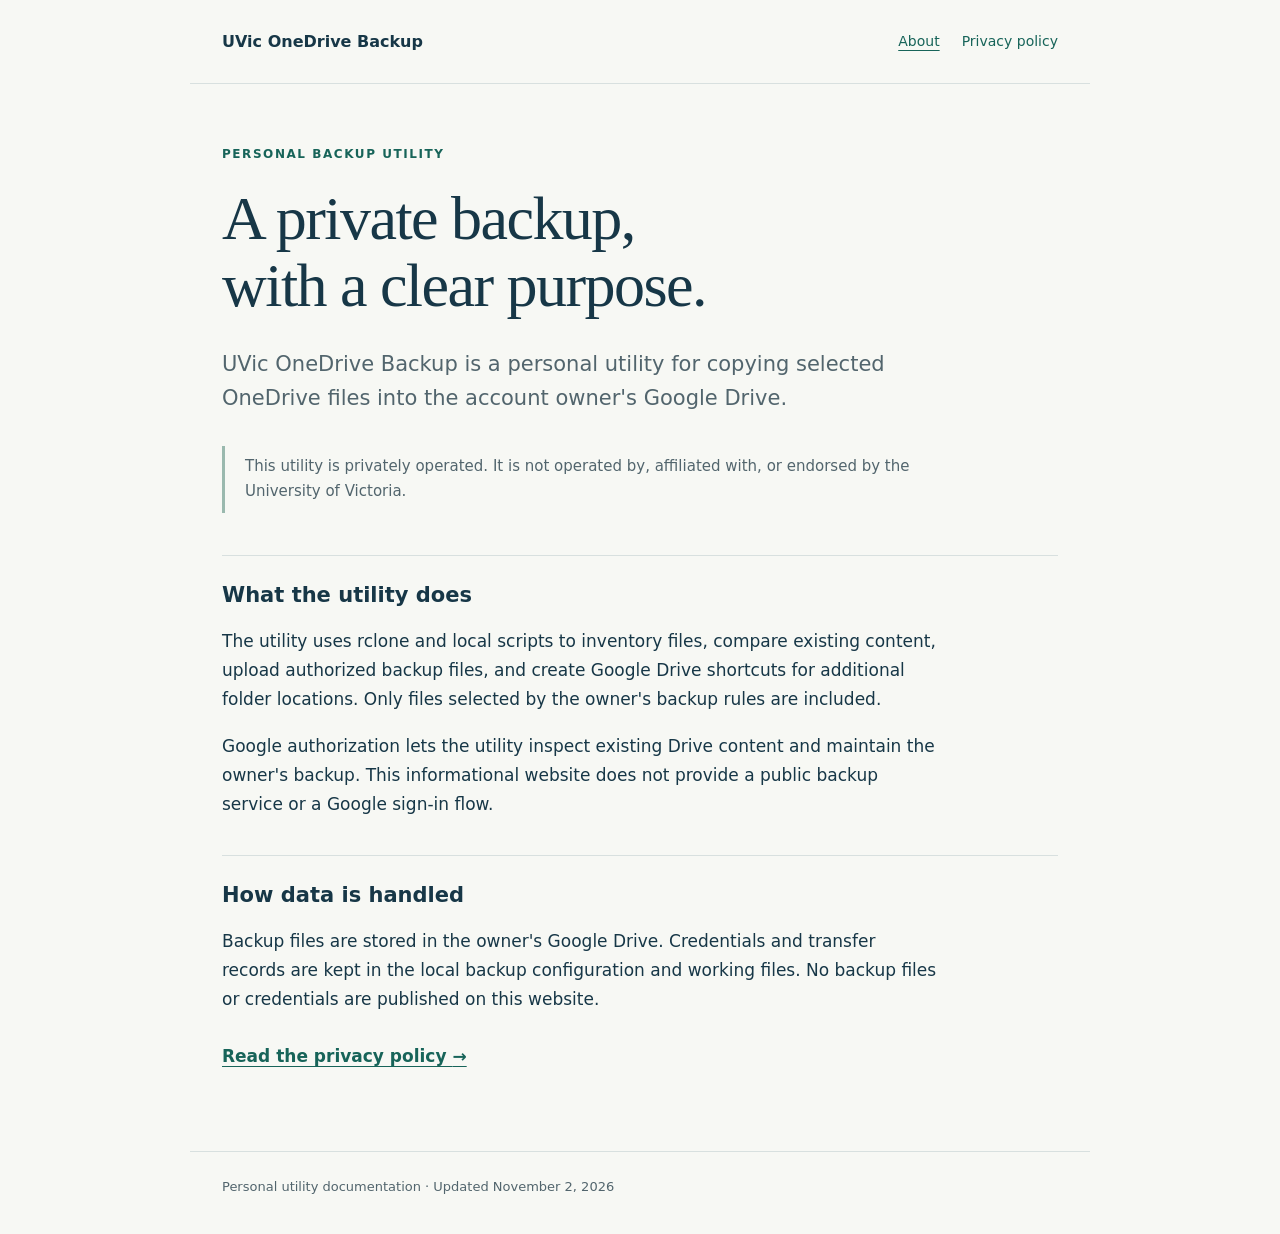
<file: index.html>
<!doctype html>
<html lang="en"><head><meta charset="utf-8"><meta name="viewport" content="width=device-width, initial-scale=1"><meta name="description" content="Purpose and privacy information for a personal OneDrive to Google Drive backup utility."><title>UVic OneDrive Backup - Personal utility</title><link rel="stylesheet" href="style.css"></head>
<body><header><a class="brand" href="./">UVic OneDrive Backup</a><nav aria-label="Main navigation"><a aria-current="page" href="./">About</a><a href="privacy.html">Privacy policy</a></nav></header><main><p class="eyebrow">Personal backup utility</p><h1>A private backup,<br>with a clear purpose.</h1><p class="lead">UVic OneDrive Backup is a personal utility for copying selected OneDrive files into the account owner's Google Drive.</p><aside>This utility is privately operated. It is not operated by, affiliated with, or endorsed by the University of Victoria.</aside><section><h2>What the utility does</h2><p>The utility uses rclone and local scripts to inventory files, compare existing content, upload authorized backup files, and create Google Drive shortcuts for additional folder locations. Only files selected by the owner's backup rules are included.</p><p>Google authorization lets the utility inspect existing Drive content and maintain the owner's backup. This informational website does not provide a public backup service or a Google sign-in flow.</p></section><section><h2>How data is handled</h2><p>Backup files are stored in the owner's Google Drive. Credentials and transfer records are kept in the local backup configuration and working files. No backup files or credentials are published on this website.</p><a class="policy-link" href="privacy.html">Read the privacy policy <span aria-hidden="true">&rarr;</span></a></section></main><footer>Personal utility documentation &middot; Updated November 2, 2026</footer></body></html>
</file>
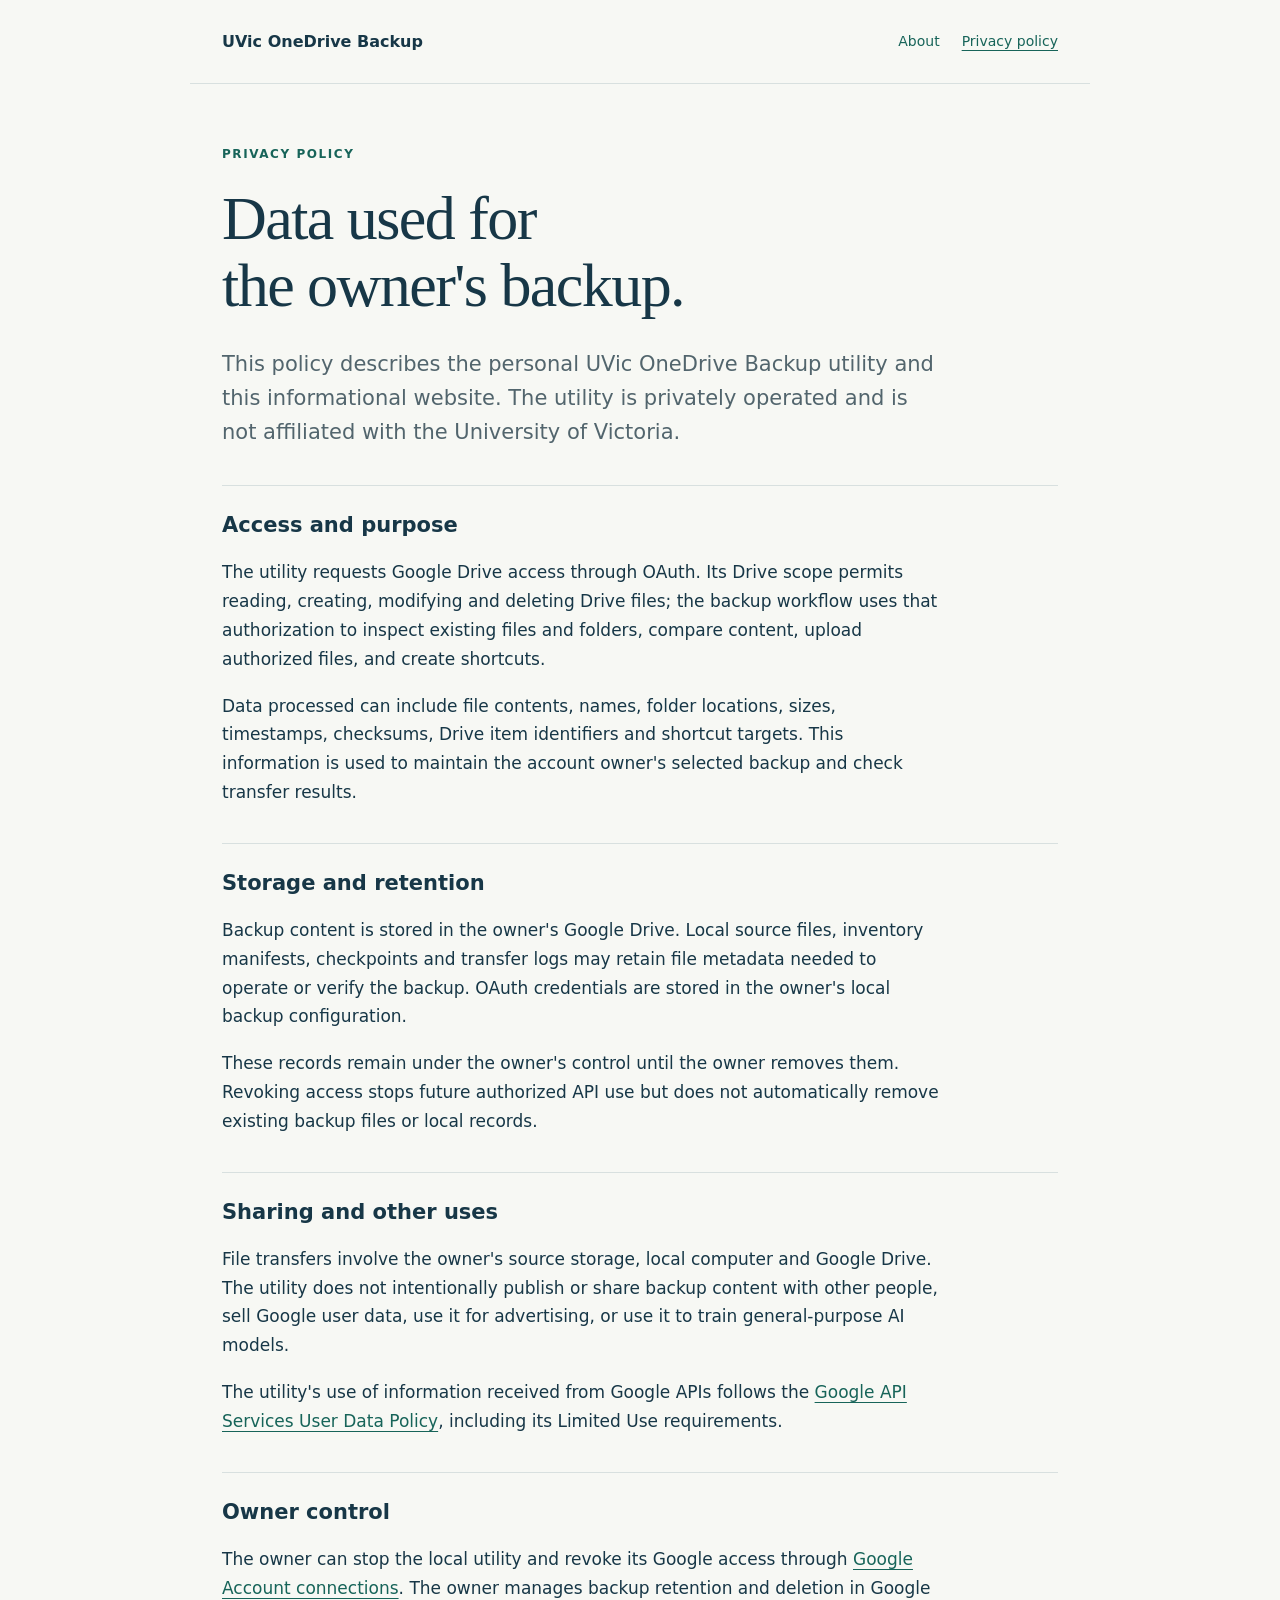
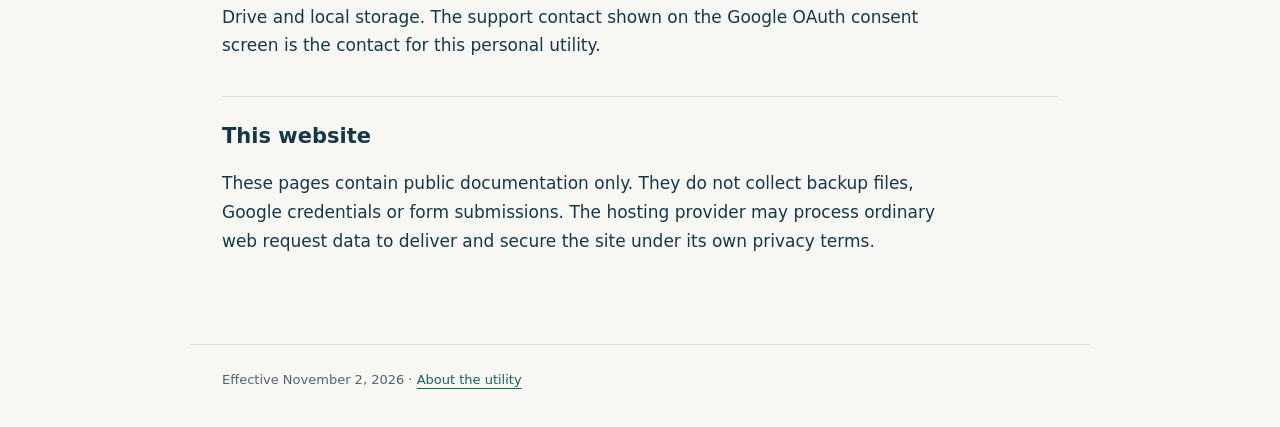
<file: privacy.html>
<!doctype html>
<html lang="en"><head><meta charset="utf-8"><meta name="viewport" content="width=device-width, initial-scale=1"><meta name="description" content="How the personal UVic OneDrive Backup utility accesses, uses and stores Google Drive data."><title>Privacy policy - UVic OneDrive Backup</title><link rel="stylesheet" href="style.css"></head>
<body><header><a class="brand" href="./">UVic OneDrive Backup</a><nav aria-label="Main navigation"><a href="./">About</a><a aria-current="page" href="privacy.html">Privacy policy</a></nav></header><main><p class="eyebrow">Privacy policy</p><h1>Data used for<br>the owner's backup.</h1><p class="lead">This policy describes the personal UVic OneDrive Backup utility and this informational website. The utility is privately operated and is not affiliated with the University of Victoria.</p><section><h2>Access and purpose</h2><p>The utility requests Google Drive access through OAuth. Its Drive scope permits reading, creating, modifying and deleting Drive files; the backup workflow uses that authorization to inspect existing files and folders, compare content, upload authorized files, and create shortcuts.</p><p>Data processed can include file contents, names, folder locations, sizes, timestamps, checksums, Drive item identifiers and shortcut targets. This information is used to maintain the account owner's selected backup and check transfer results.</p></section><section><h2>Storage and retention</h2><p>Backup content is stored in the owner's Google Drive. Local source files, inventory manifests, checkpoints and transfer logs may retain file metadata needed to operate or verify the backup. OAuth credentials are stored in the owner's local backup configuration.</p><p>These records remain under the owner's control until the owner removes them. Revoking access stops future authorized API use but does not automatically remove existing backup files or local records.</p></section><section><h2>Sharing and other uses</h2><p>File transfers involve the owner's source storage, local computer and Google Drive. The utility does not intentionally publish or share backup content with other people, sell Google user data, use it for advertising, or use it to train general-purpose AI models.</p><p>The utility's use of information received from Google APIs follows the <a href="https://developers.google.com/terms/api-services-user-data-policy">Google API Services User Data Policy</a>, including its Limited Use requirements.</p></section><section><h2>Owner control</h2><p>The owner can stop the local utility and revoke its Google access through <a href="https://myaccount.google.com/connections">Google Account connections</a>. The owner manages backup retention and deletion in Google Drive and local storage. The support contact shown on the Google OAuth consent screen is the contact for this personal utility.</p></section><section><h2>This website</h2><p>These pages contain public documentation only. They do not collect backup files, Google credentials or form submissions. The hosting provider may process ordinary web request data to deliver and secure the site under its own privacy terms.</p></section></main><footer>Effective November 2, 2026 &middot; <a href="./">About the utility</a></footer></body></html>
</file>
<file: style.css>
:root{color-scheme:light;--ink:#173747;--soft:#52656d;--line:#d8e0df;--accent:#176459}*{box-sizing:border-box}body{margin:0;background:#f7f8f4;color:var(--ink);font:17px/1.7 system-ui,-apple-system,Segoe UI,sans-serif}header,main,footer{max-width:900px;margin:auto}header{display:flex;justify-content:space-between;gap:24px;align-items:center;padding:28px 32px;border-bottom:1px solid var(--line)}a{color:var(--accent);text-underline-offset:4px}.brand{font-size:16px;font-weight:700;text-decoration:none;color:var(--ink)}nav{display:flex;gap:22px;font-size:14px}nav a{text-decoration:none}nav a[aria-current=page]{text-decoration:underline}main{padding:60px 32px 70px}.eyebrow{text-transform:uppercase;letter-spacing:.13em;font-size:12px;font-weight:700;color:var(--accent);margin:0 0 20px}h1{font-family:Georgia,serif;font-size:clamp(38px,6vw,62px);line-height:1.08;letter-spacing:-.025em;font-weight:400;margin:0 0 30px}p{max-width:720px}.lead{font-size:21px;line-height:1.6;color:var(--soft)}aside{max-width:730px;border-left:3px solid #9ab9ae;padding:8px 20px;color:var(--soft);font-size:15px;margin:30px 0 42px}section{border-top:1px solid var(--line);padding-top:22px;margin-top:36px}h2{font-size:21px;font-weight:650;margin:0 0 14px}section p{margin:10px 0 18px}.policy-link{display:inline-block;font-weight:650;margin:10px 0}footer{border-top:1px solid var(--line);padding:24px 32px 36px;color:var(--soft);font-size:13px}@media(max-width:540px){header{align-items:flex-start;flex-direction:column;gap:10px;padding:22px}main{padding:38px 22px 48px}.lead{font-size:19px}footer{padding:22px}h1 br{display:none}}
</file>
